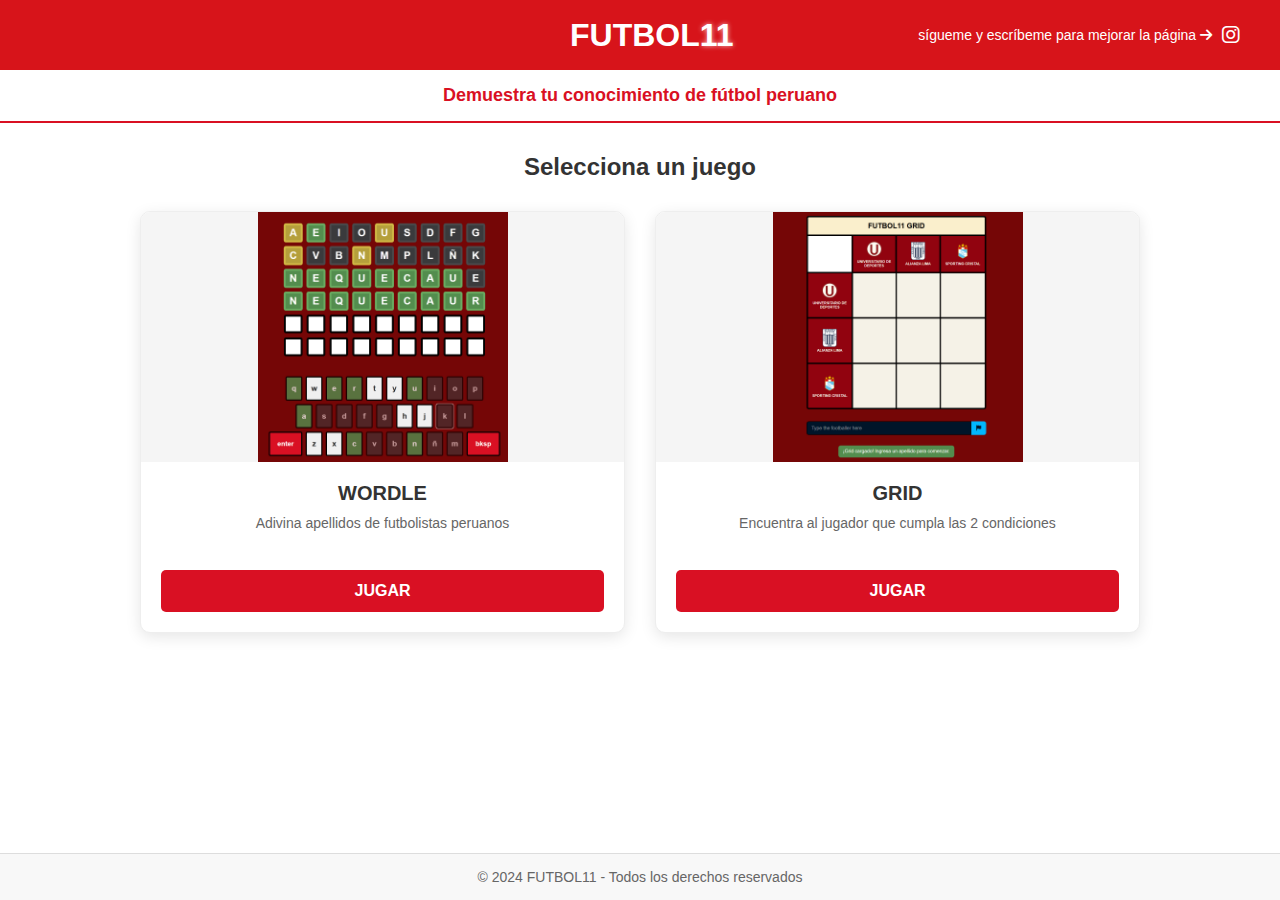
<file: Inicio.html>
<!DOCTYPE html>
<html lang="es">
<head>
  <meta charset="UTF-8">
  <meta name="viewport" content="width=device-width, initial-scale=1.0">
  <title>FUTBOL11 - Juegos de Fútbol Peruano</title>
  <link rel="stylesheet" href="Inicio.css">
  <link rel="stylesheet" href="https://cdnjs.cloudflare.com/ajax/libs/font-awesome/6.4.0/css/all.min.css">
</head>
<body>
  <script>
    // Guardar en localStorage (persistente) y sessionStorage (por sesión)
    localStorage.setItem("accesoPermitido", "true");
    sessionStorage.setItem("sesionActiva", "true");
  </script>
  <header class="logo-container">
    <div class="logo-inner">
      <a href="Inicio.html" class="logo">FUTBOL<span class="logo-highlight">11</span></a>
      <div class="header-right">
        <div class="follow-text">
          sígueme y escríbeme para mejorar la página <i class="fas fa-arrow-right"></i>
        </div>
        <a href="https://www.instagram.com/aaronssl27/" target="_blank" class="icon-button instagram-btn">
          <i class="fab fa-instagram"></i>
        </a>
      </div>
    </div>
  </header>

  <div class="tagline">Demuestra tu conocimiento de fútbol peruano</div>

  <main>
    <h2 class="games-title">Selecciona un juego</h2>
    
    <div class="games-grid">
      <!-- Juego 1 - FUTBOL11 Original -->
      <div class="game-card">
        <div class="game-thumbnail">
          <img src="imagen1.png">
        </div>
        <div class="game-info">
          <h3>WORDLE</h3>
          <p>Adivina apellidos de futbolistas peruanos</p>
          <a href="index.html" class="play-button">JUGAR</a>
        </div>
      </div>
      
      <!-- Juego 2 - Próximamente -->
      <div class="game-card">
        <div class="game-thumbnail">
          <img src="imagen2.png">
        </div>
        <div class="game-info">
          <h3>GRID</h3>
          <p>Encuentra al jugador que cumpla las 2 condiciones</p>
          <a href="index2.html" class="play-button">JUGAR</a>
        </div>
    </div>
  </main>

  <footer>
    <p>&copy; 2024 FUTBOL11 - Todos los derechos reservados</p>
  </footer>
</body>
</html>
</file>
<file: Inicio.css>
* {
  margin: 0;
  padding: 0;
  box-sizing: border-box;
  font-family: Arial, sans-serif;
}

body {
  background-color: #ffffff;
  color: #222;
  min-height: 100vh;
  display: flex;
  flex-direction: column;
}

/* Header Styles */
header {
  display: flex;
  justify-content: center;
  align-items: center;
  padding: 15px 20px;
  background-color: #d91023; /* Rojo como la bandera de Perú */
  color: white;
}

.logo-container {
  background-color: #d7141a;
  height: 70px;
  width: 100%;
  display: flex;
  justify-content: center; /* centra el contenido */
  align-items: center;
}

/* Contenedor interno centrado */
.logo-inner {
  display: flex;
  justify-content: space-between;
  align-items: center;
  width: 100%;
  padding-left: 550px; /* margen desde la izquierda */
  padding-right: 20px;
  box-sizing: border-box;
}


/* Logo a la izquierda */
.logo {
  font-size: 32px;
  font-weight: bold;
  color: white;
  text-decoration: none;
  text-transform: uppercase;
}

/* Parte resaltada del logo */
.logo-highlight {
  color: #ffffff;
  text-shadow: 0 0 5px rgba(255, 255, 255, 0.7);
}

/* Texto + ícono a la derecha */
.header-right {
  display: flex;
  align-items: center;
  gap: 10px;
  color: white;
  font-size: 14px;
}

/* Icono de Instagram */
.icon-button {
  color: white;
  font-size: 20px;
  text-decoration: none;
}

/* Tagline */
.tagline {
  text-align: center;
  padding: 15px;
  font-size: 18px;
  font-weight: bold;
  color: #d91023; /* Rojo */
  background-color: #ffffff;
  border-bottom: 2px solid #d91023;
}

/* Main Content */
main {
  flex: 1;
  padding: 30px 20px;
  max-width: 1200px;
  margin: 0 auto;
  width: 100%;
}

.games-title {
  text-align: center;
  margin-bottom: 30px;
  color: #333;
  font-size: 24px;
}

.games-grid {
  display: grid;
  grid-template-columns: repeat(auto-fit, minmax(300px, 1fr));
  gap: 30px;
  max-width: 1000px;
  margin: 0 auto;
}

.game-card {
  background-color: #fff;
  border-radius: 10px;
  overflow: hidden;
  box-shadow: 0 4px 15px rgba(0, 0, 0, 0.1);
  transition: transform 0.3s ease, box-shadow 0.3s ease;
  border: 1px solid #eee;
}

.game-card:hover {
  transform: translateY(-5px);
  box-shadow: 0 10px 25px rgba(0, 0, 0, 0.15);
}

.game-thumbnail {
  position: relative;
  width: 100%;
  height: 250px;
  overflow: hidden;
}

.game-thumbnail img {
  width: 100%;
  height: 100%;
  object-fit: cover;
}

.empty-thumbnail {
  display: flex;
  align-items: center;
  justify-content: center;
  background-color: #f5f5f5;
  color: #999;
  font-size: 18px;
}

.game-badge {
  position: absolute;
  top: 10px;
  left: 10px;
  padding: 5px 10px;
  border-radius: 5px;
  font-size: 12px;
  font-weight: bold;
  color: #fff;
  background-color: #d91023;
}

.game-info {
  padding: 20px;
  text-align: center;
}

.game-info h3 {
  margin-bottom: 10px;
  color: #333;
  font-size: 20px;
}

.game-info p {
  color: #666;
  margin-bottom: 15px;
  font-size: 14px;
  min-height: 40px;
}

.play-button {
  display: block;
  width: 100%;
  padding: 12px;
  background-color: #d91023;
  color: white;
  border: none;
  border-radius: 5px;
  font-weight: bold;
  cursor: pointer;
  transition: background-color 0.3s ease;
  text-decoration: none;
  text-align: center;
  font-size: 16px;
}

.play-button:hover {
  background-color: #b30c1d;
}

.play-button.disabled {
  background-color: #3a3a3c; /* Gris oscuro */
  cursor: not-allowed;
}

/* Footer */
footer {
  background-color: #f8f8f8;
  padding: 15px;
  text-align: center;
  border-top: 1px solid #ddd;
  color: #666;
  font-size: 14px;
}

.game-thumbnail img {
  width: 100%;
  height: 100%;
  object-fit: contain; /* Cambiado de 'cover' a 'contain' */
  background-color: #f5f5f5; /* Opcional: añade un fondo para los espacios vacíos */
}


/* Responsive Design */
@media (max-width: 768px) {
  .games-grid {
    grid-template-columns: 1fr;
    max-width: 400px;
  }
  
  .logo {
    font-size: 28px;
  }
}

@media (max-width: 480px) {
  .game-thumbnail {
    height: 200px;
  }
  
  .games-title {
    font-size: 20px;
  }
}
</file>
